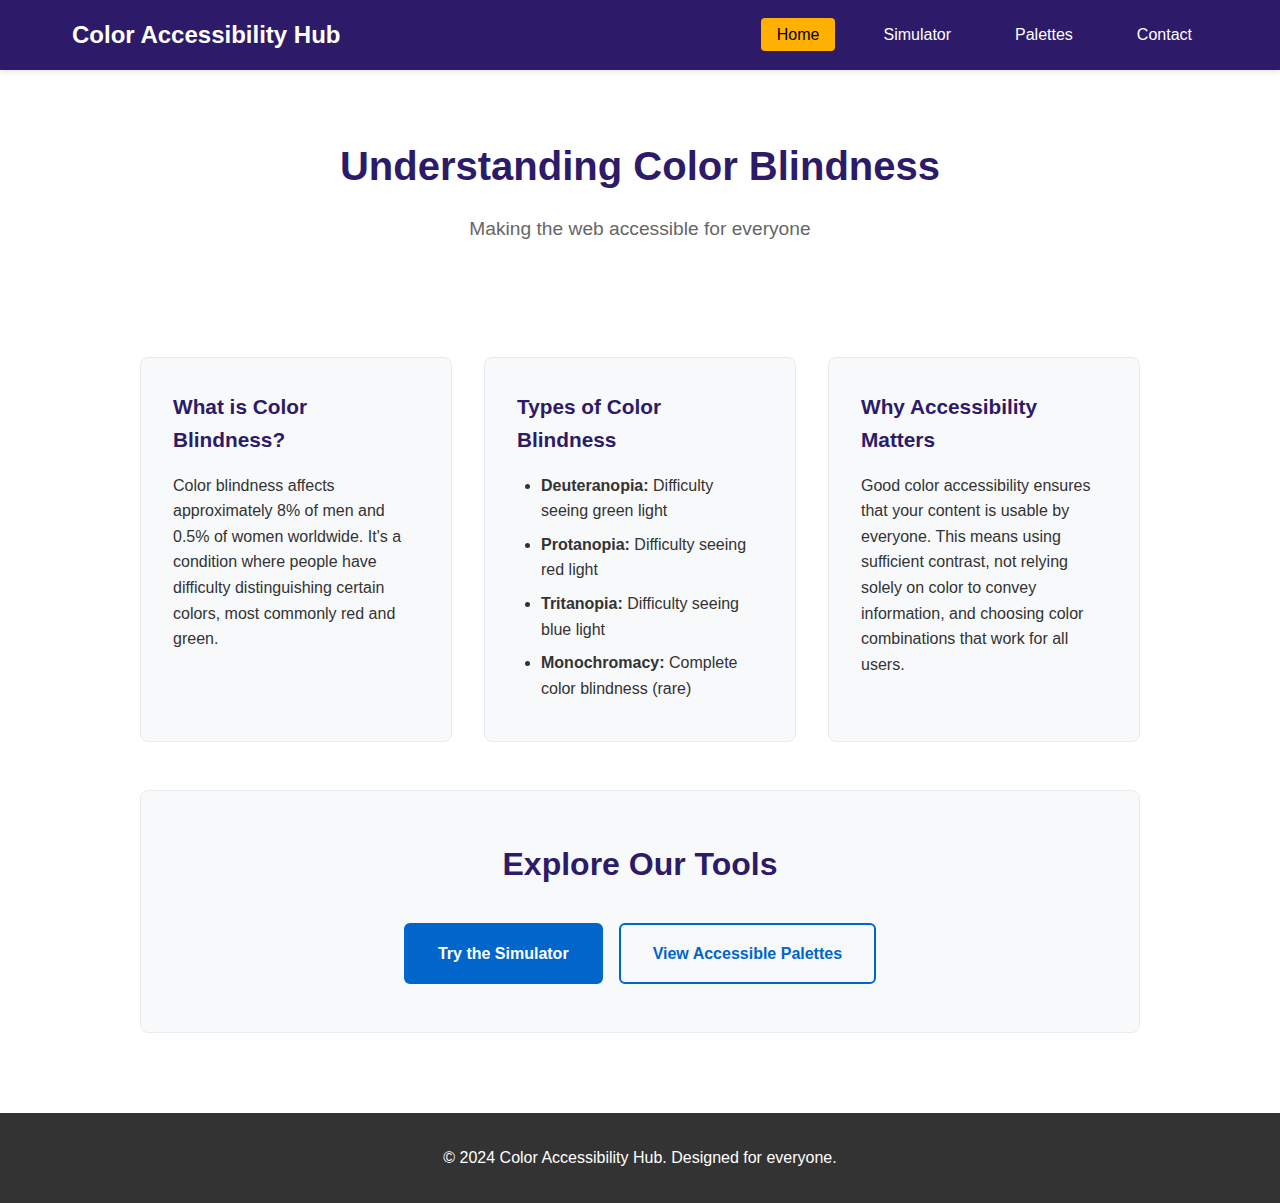
<file: index.html>
<!DOCTYPE html>
<html lang="en">
<head>
    <meta charset="UTF-8">
    <meta name="viewport" content="width=device-width, initial-scale=1.0">
    <title>Color Accessibility Hub - Home</title>
    <meta name="description" content="Learn about color blindness and discover accessible color palettes for better web design">
    <link rel="stylesheet" href="styles.css">
</head>
<body>
    <header>
        <nav>
            <h1>Color Accessibility Hub</h1>
            <ul>
                <li><a href="index.html" class="active">Home</a></li>
                <li><a href="simulator.html">Simulator</a></li>
                <li><a href="palette.html">Palettes</a></li>
                <li><a href="contact.html">Contact</a></li>
            </ul>
        </nav>
    </header>

    <main>
        <section class="hero">
            <h1>Understanding Color Blindness</h1>
            <p class="subtitle">Making the web accessible for everyone</p>
        </section>

        <section class="content">
            <div class="info-grid">
                <div class="info-card">
                    <h2>What is Color Blindness?</h2>
                    <p>Color blindness affects approximately 8% of men and 0.5% of women worldwide. It's a condition where people have difficulty distinguishing certain colors, most commonly red and green.</p>
                </div>

                <div class="info-card">
                    <h2>Types of Color Blindness</h2>
                    <ul>
                        <li><strong>Deuteranopia:</strong> Difficulty seeing green light</li>
                        <li><strong>Protanopia:</strong> Difficulty seeing red light</li>
                        <li><strong>Tritanopia:</strong> Difficulty seeing blue light</li>
                        <li><strong>Monochromacy:</strong> Complete color blindness (rare)</li>
                    </ul>
                </div>

                <div class="info-card">
                    <h2>Why Accessibility Matters</h2>
                    <p>Good color accessibility ensures that your content is usable by everyone. This means using sufficient contrast, not relying solely on color to convey information, and choosing color combinations that work for all users.</p>
                </div>
            </div>

            <div class="cta-section">
                <h2>Explore Our Tools</h2>
                <div class="cta-buttons">
                    <a href="simulator.html" class="btn-primary">Try the Simulator</a>
                    <a href="palette.html" class="btn-secondary">View Accessible Palettes</a>
                </div>
            </div>
        </section>
    </main>

    <footer>
        <p>&copy; 2024 Color Accessibility Hub. Designed for everyone.</p>
    </footer>
</body>
</html>
</file>
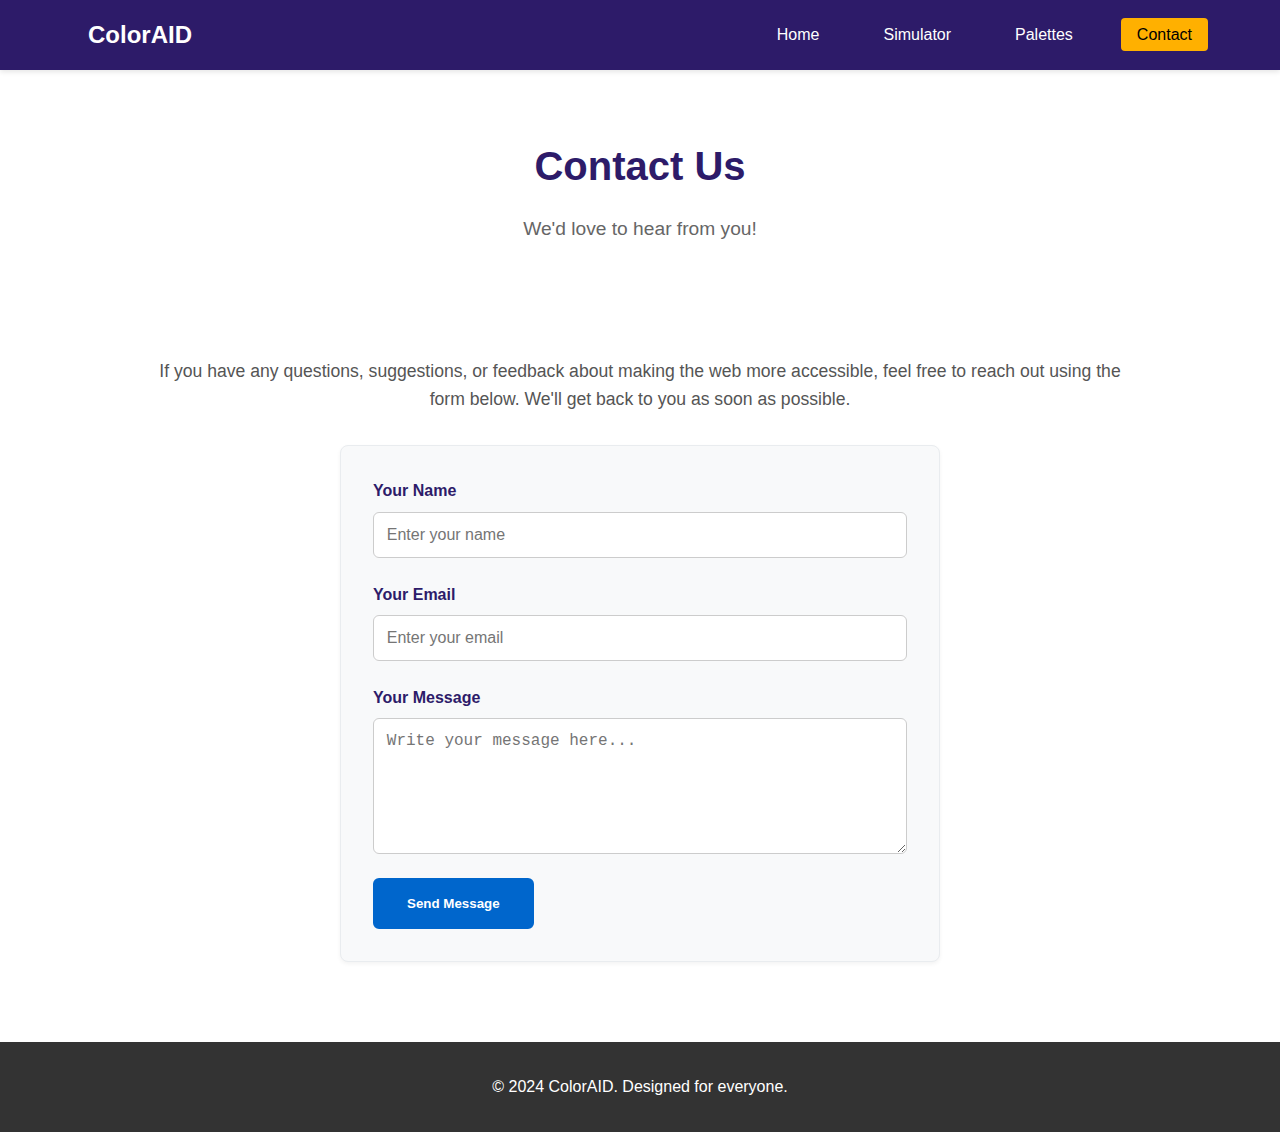
<file: contact.html>
<!DOCTYPE html>
<html lang="en">
<head>
    <meta charset="UTF-8">
    <meta name="viewport" content="width=device-width, initial-scale=1.0">
    <title>ColorAID - Contact</title>
    <meta name="description" content="Get in touch with the ColorAID team for questions, suggestions, or feedback.">
    <link rel="stylesheet" href="styles.css">
</head>
<body>
    <header>
        <nav>
            <h1><a class="boss" href="index.html">ColorAID</a></h1>
            <ul>
                <li><a href="index.html">Home</a></li>
                <li><a href="simulator.html">Simulator</a></li>
                <li><a href="palette.html">Palettes</a></li>
                <li><a href="contact.html" class="active">Contact</a></li>
            </ul>
        </nav>
    </header>

    <main>
        <section class="hero">
            <h1>Contact Us</h1>
            <p class="subtitle">We'd love to hear from you!</p>
        </section>

        <section class="content">
            <div class="contact-intro">
                <p>If you have any questions, suggestions, or feedback about making the web more accessible, feel free to reach out using the form below. We'll get back to you as soon as possible.</p>
            </div>

            <div class="contact-form-container">
                <form class="contact-form">
                    <div class="form-group">
                        <label for="name">Your Name</label>
                        <input type="text" id="name" name="name" placeholder="Enter your name" required>
                    </div>

                    <div class="form-group">
                        <label for="email">Your Email</label>
                        <input type="email" id="email" name="email" placeholder="Enter your email" required>
                    </div>

                    <div class="form-group">
                        <label for="message">Your Message</label>
                        <textarea id="message" name="message" rows="6" placeholder="Write your message here..." required></textarea>
                    </div>

                    <button type="submit" class="btn-primary">Send Message</button>
                </form>
            </div>
        </section>
    </main>

    <footer>
        <p>&copy; 2024 ColorAID. Designed for everyone.</p>
    </footer>
</body>
</html>
</file>
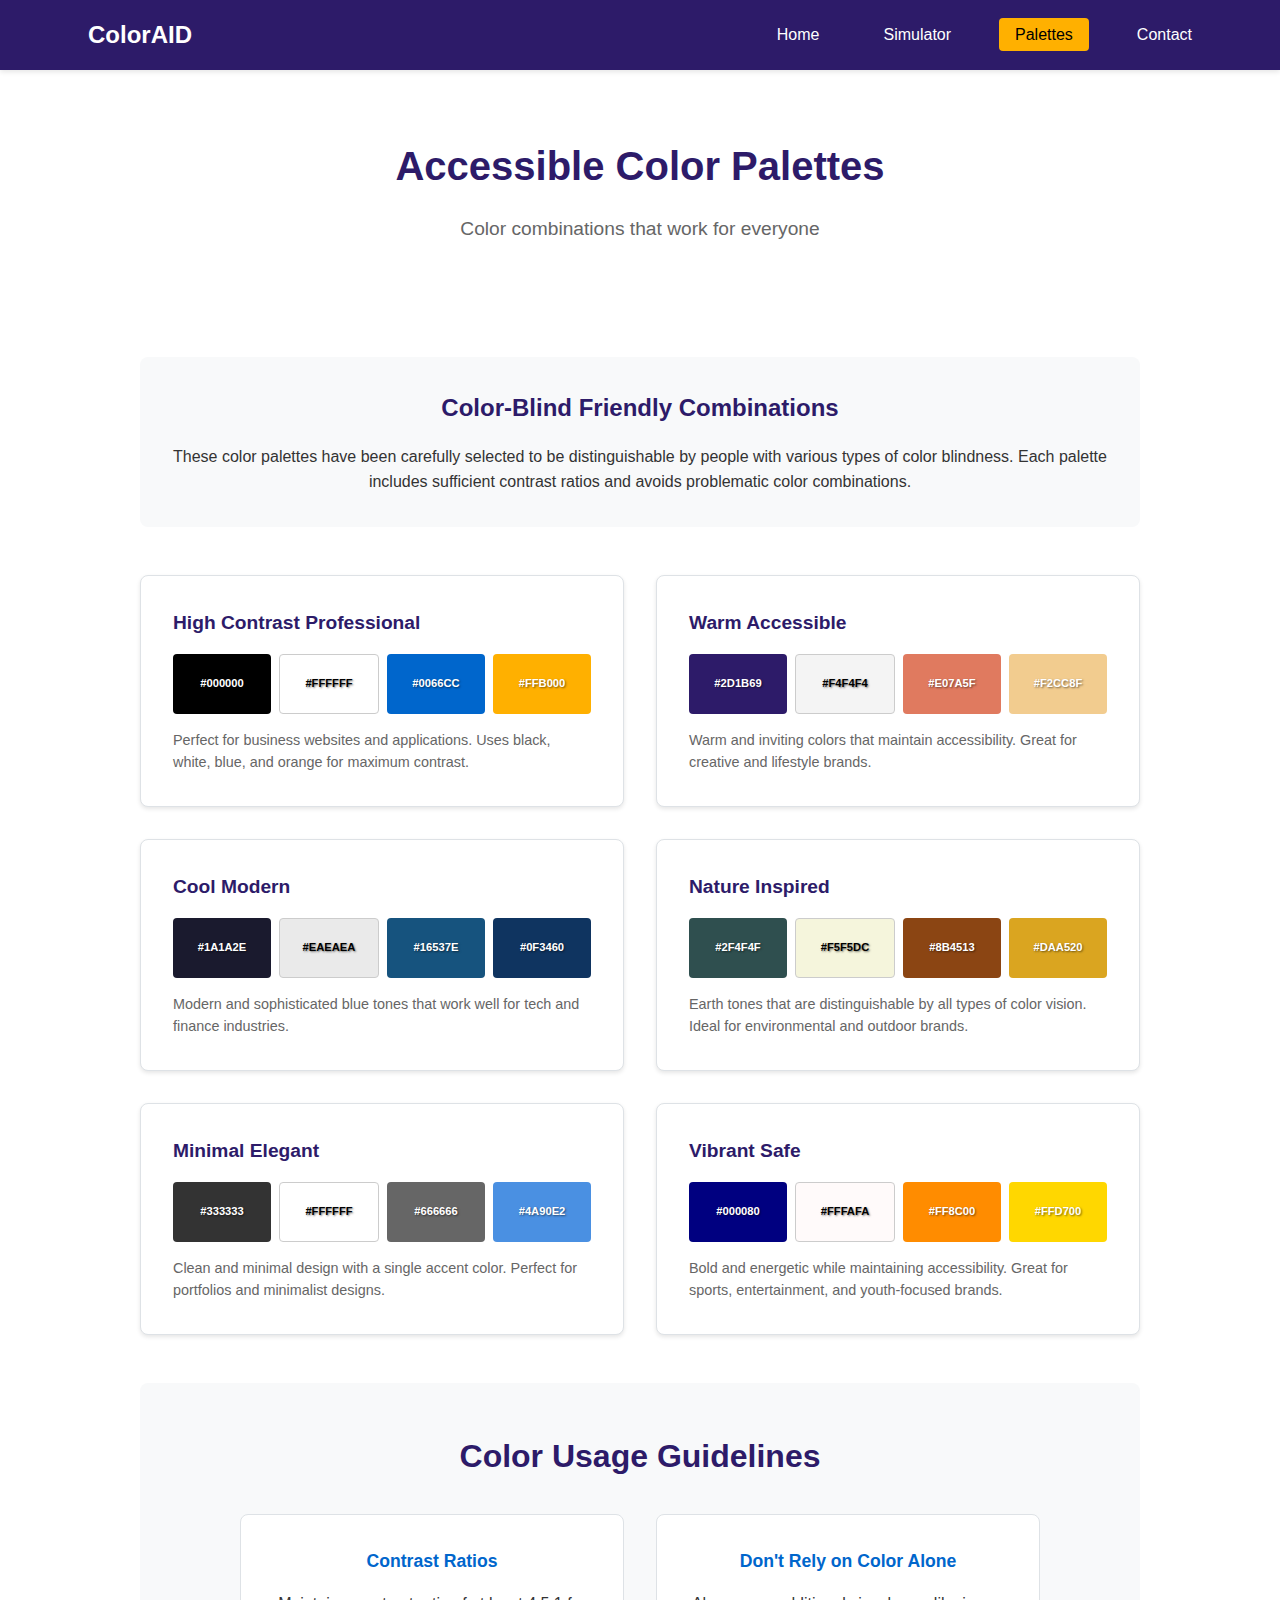
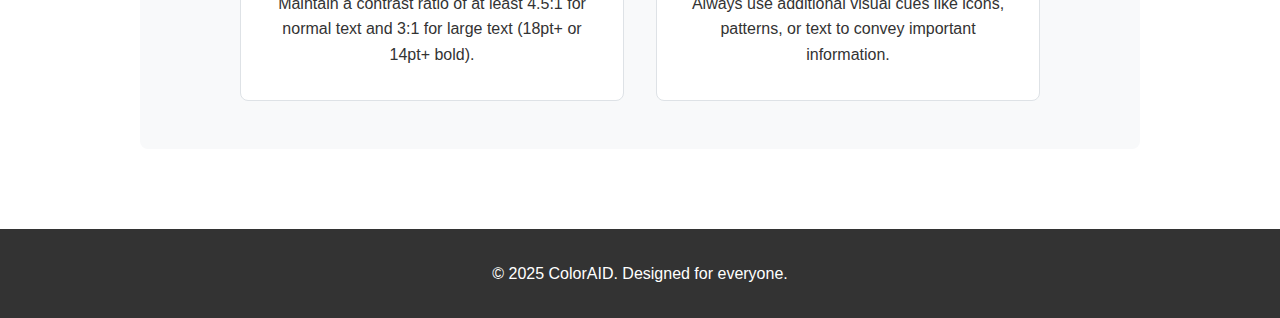
<file: palette.html>
<!DOCTYPE html>
<html lang="en">
<head>
    <meta charset="UTF-8">
    <meta name="viewport" content="width=device-width, initial-scale=1.0">
    <title>Accessible Color Palettes - ColorAID</title>
    <meta name="description" content="Pre-made color combinations that work well for color blind users">
    <link rel="stylesheet" href="styles.css">
</head>
<body>
    <header>
        <nav>
            <h1><a class="boss" href="index.html">ColorAID</a></h1>
            <ul>
                <li><a href="index.html">Home</a></li>
                <li><a href="simulator.html">Simulator</a></li>
                <li><a href="palette.html" class="active">Palettes</a></li>
                <li><a href="contact.html">Contact</a></li>
            </ul>
        </nav>
    </header>

    <main>
        <section class="hero">
            <h1>Accessible Color Palettes</h1>
            <p class="subtitle">Color combinations that work for everyone</p>
        </section>

        <section class="content">
            <div class="palette-intro">
                <h2>Color-Blind Friendly Combinations</h2>
                <p>These color palettes have been carefully selected to be distinguishable by people with various types of color blindness. Each palette includes sufficient contrast ratios and avoids problematic color combinations.</p>
            </div>

            <div class="palette-grid">
                <div class="palette-card">
                    <h3>High Contrast Professional</h3>
                    <div class="color-row">
                        <div class="color-swatch" style="background-color: #000000;">
                            <span class="color-code">#000000</span>
                        </div>
                        <div class="color-swatch" style="background-color: #FFFFFF; border: 1px solid #ccc;">
                            <span class="color-code" style="color: #000;">#FFFFFF</span>
                        </div>
                        <div class="color-swatch" style="background-color: #0066CC;">
                            <span class="color-code">#0066CC</span>
                        </div>
                        <div class="color-swatch" style="background-color: #FFB000;">
                            <span class="color-code">#FFB000</span>
                        </div>
                    </div>
                    <p class="palette-description">Perfect for business websites and applications. Uses black, white, blue, and orange for maximum contrast.</p>
                </div>

                <div class="palette-card">
                    <h3>Warm Accessible</h3>
                    <div class="color-row">
                        <div class="color-swatch" style="background-color: #2D1B69;">
                            <span class="color-code">#2D1B69</span>
                        </div>
                        <div class="color-swatch" style="background-color: #F4F4F4; border: 1px solid #ccc;">
                            <span class="color-code" style="color: #000;">#F4F4F4</span>
                        </div>
                        <div class="color-swatch" style="background-color: #E07A5F;">
                            <span class="color-code">#E07A5F</span>
                        </div>
                        <div class="color-swatch" style="background-color: #F2CC8F;">
                            <span class="color-code">#F2CC8F</span>
                        </div>
                    </div>
                    <p class="palette-description">Warm and inviting colors that maintain accessibility. Great for creative and lifestyle brands.</p>
                </div>

                <div class="palette-card">
                    <h3>Cool Modern</h3>
                    <div class="color-row">
                        <div class="color-swatch" style="background-color: #1A1A2E;">
                            <span class="color-code">#1A1A2E</span>
                        </div>
                        <div class="color-swatch" style="background-color: #EAEAEA; border: 1px solid #ccc;">
                            <span class="color-code" style="color: #000;">#EAEAEA</span>
                        </div>
                        <div class="color-swatch" style="background-color: #16537E;">
                            <span class="color-code">#16537E</span>
                        </div>
                        <div class="color-swatch" style="background-color: #0F3460;">
                            <span class="color-code">#0F3460</span>
                        </div>
                    </div>
                    <p class="palette-description">Modern and sophisticated blue tones that work well for tech and finance industries.</p>
                </div>

                <div class="palette-card">
                    <h3>Nature Inspired</h3>
                    <div class="color-row">
                        <div class="color-swatch" style="background-color: #2F4F4F;">
                            <span class="color-code">#2F4F4F</span>
                        </div>
                        <div class="color-swatch" style="background-color: #F5F5DC; border: 1px solid #ccc;">
                            <span class="color-code" style="color: #000;">#F5F5DC</span>
                        </div>
                        <div class="color-swatch" style="background-color: #8B4513;">
                            <span class="color-code">#8B4513</span>
                        </div>
                        <div class="color-swatch" style="background-color: #DAA520;">
                            <span class="color-code">#DAA520</span>
                        </div>
                    </div>
                    <p class="palette-description">Earth tones that are distinguishable by all types of color vision. Ideal for environmental and outdoor brands.</p>
                </div>

                <div class="palette-card">
                    <h3>Minimal Elegant</h3>
                    <div class="color-row">
                        <div class="color-swatch" style="background-color: #333333;">
                            <span class="color-code">#333333</span>
                        </div>
                        <div class="color-swatch" style="background-color: #FFFFFF; border: 1px solid #ccc;">
                            <span class="color-code" style="color: #000;">#FFFFFF</span>
                        </div>
                        <div class="color-swatch" style="background-color: #666666;">
                            <span class="color-code">#666666</span>
                        </div>
                        <div class="color-swatch" style="background-color: #4A90E2;">
                            <span class="color-code">#4A90E2</span>
                        </div>
                    </div>
                    <p class="palette-description">Clean and minimal design with a single accent color. Perfect for portfolios and minimalist designs.</p>
                </div>

                <div class="palette-card">
                    <h3>Vibrant Safe</h3>
                    <div class="color-row">
                        <div class="color-swatch" style="background-color: #000080;">
                            <span class="color-code">#000080</span>
                        </div>
                        <div class="color-swatch" style="background-color: #FFFAFA; border: 1px solid #ccc;">
                            <span class="color-code" style="color: #000;">#FFFAFA</span>
                        </div>
                        <div class="color-swatch" style="background-color: #FF8C00;">
                            <span class="color-code">#FF8C00</span>
                        </div>
                        <div class="color-swatch" style="background-color: #FFD700;">
                            <span class="color-code">#FFD700</span>
                        </div>
                    </div>
                    <p class="palette-description">Bold and energetic while maintaining accessibility. Great for sports, entertainment, and youth-focused brands.</p>
                </div>
            </div>

            <div class="guidelines">
                <h2>Color Usage Guidelines</h2>
                <div class="guideline-grid">
                    <div class="guideline-item">
                        <h3>Contrast Ratios</h3>
                        <p>Maintain a contrast ratio of at least 4.5:1 for normal text and 3:1 for large text (18pt+ or 14pt+ bold).</p>
                    </div>
                    <div class="guideline-item">
                        <h3>Don't Rely on Color Alone</h3>
                        <p>Always use additional visual cues like icons, patterns, or text to convey important information.</p>
                    </div>
                </div>
            </div>
        </section>
    </main>

    <footer>
        <p>&copy; 2025 ColorAID. Designed for everyone.</p>
    </footer>
</body>
</html>
</file>
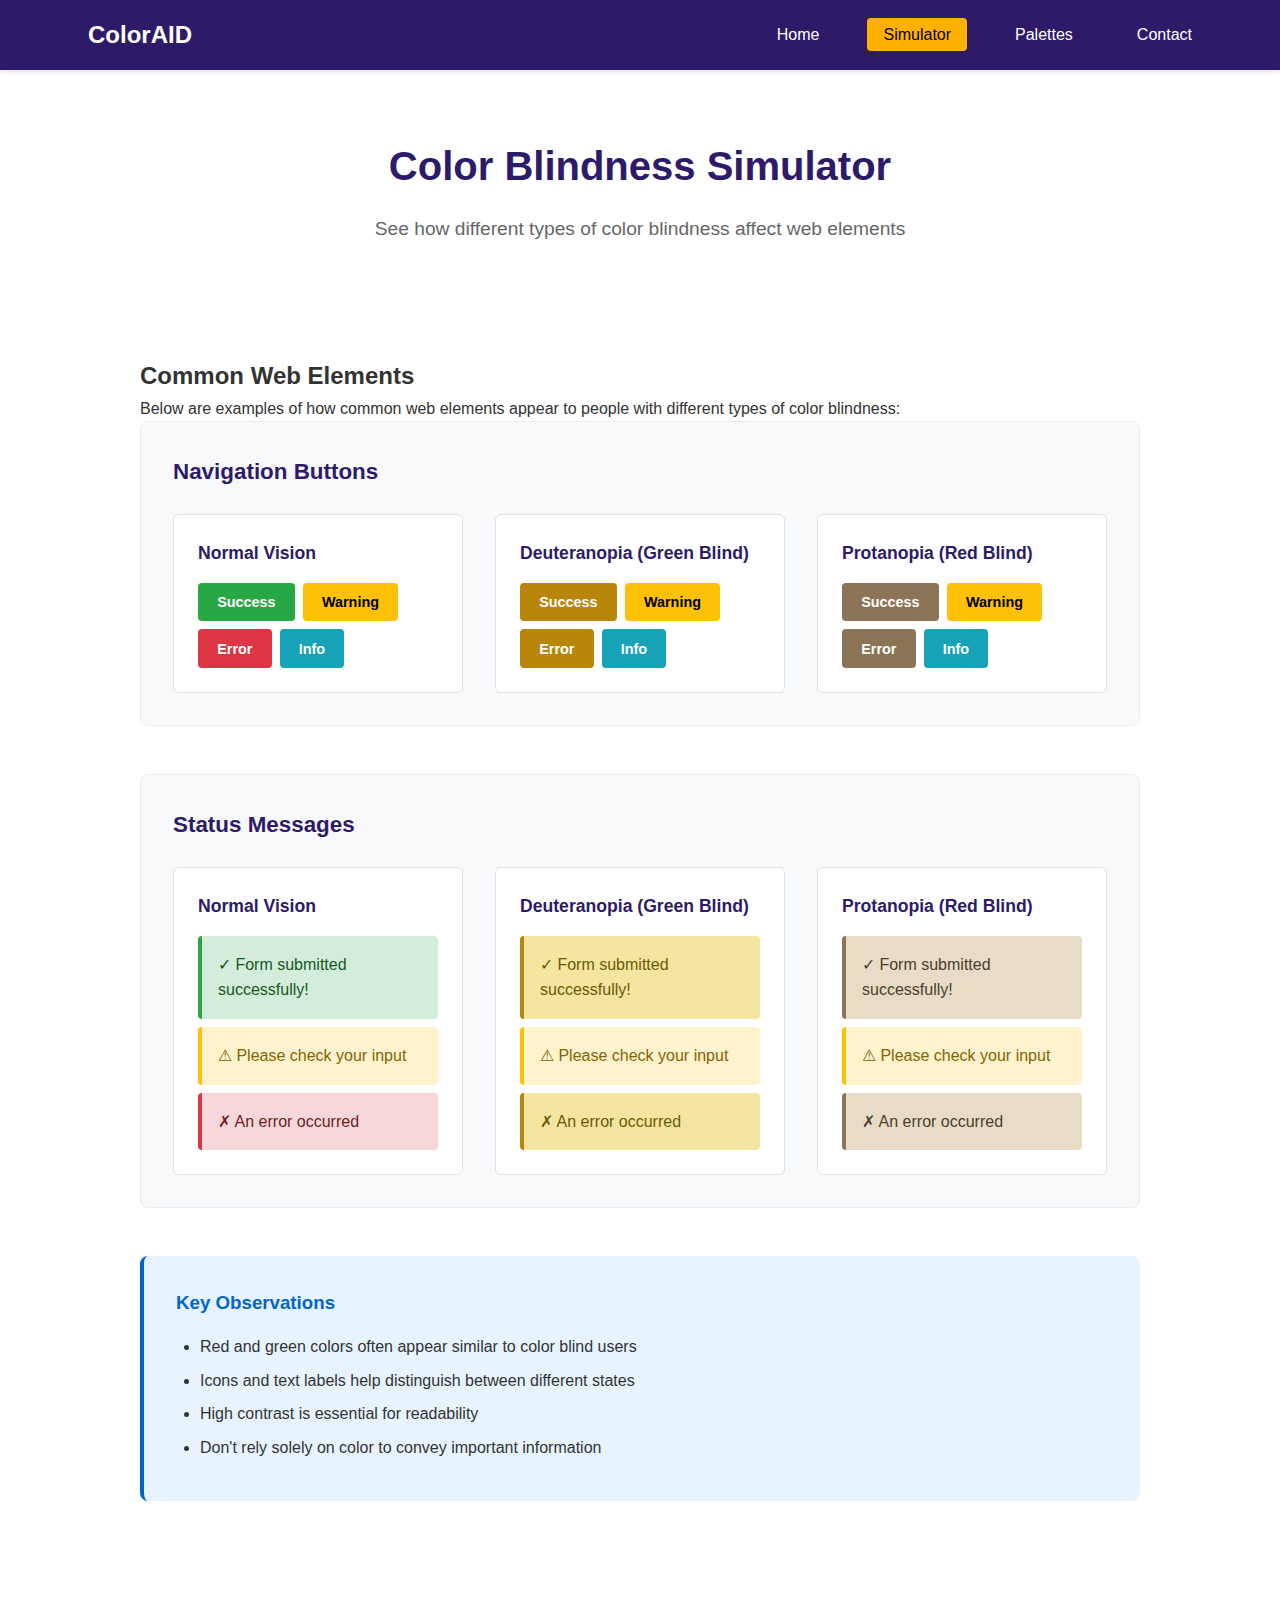
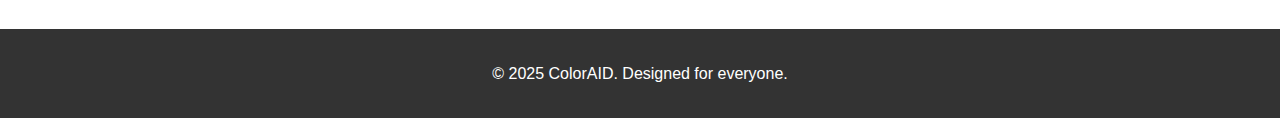
<file: simulator.html>
<!DOCTYPE html>
<html lang="en">
<head>
    <meta charset="UTF-8">
    <meta name="viewport" content="width=device-width, initial-scale=1.0">
    <title>Color Blindness Simulator - ColorAID</title>
    <meta name="description" content="See how different types of color blindness affect the perception of common web elements">
    <link rel="stylesheet" href="styles.css">
</head>
<body>
    <header>
        <nav>
            <h1><a class="boss" href="index.html">ColorAID</a></h1>
            <ul>
                <li><a href="index.html">Home</a></li>
                <li><a href="simulator.html" class="active">Simulator</a></li>
                <li><a href="palette.html">Palettes</a></li>
                <li><a href="contact.html">Contact</a></li>
            </ul>
        </nav>
    </header>

    <main>
        <section class="hero">
            <h1>Color Blindness Simulator</h1>
            <p class="subtitle">See how different types of color blindness affect web elements</p>
        </section>

        <section class="content">
            <div class="simulator-section">
                <h2>Common Web Elements</h2>
                <p>Below are examples of how common web elements appear to people with different types of color blindness:</p>

                <div class="example-group">
                    <h3>Navigation Buttons</h3>
                    <div class="vision-comparison">
                        <div class="vision-example">
                            <h4>Normal Vision</h4>
                            <div class="button-row">
                                <button class="demo-btn demo-success">Success</button>
                                <button class="demo-btn demo-warning">Warning</button>
                                <button class="demo-btn demo-danger">Error</button>
                                <button class="demo-btn demo-info">Info</button>
                            </div>
                        </div>
                        
                        <div class="vision-example">
                            <h4>Deuteranopia (Green Blind)</h4>
                            <div class="button-row deuteranopia">
                                <button class="demo-btn demo-success">Success</button>
                                <button class="demo-btn demo-warning">Warning</button>
                                <button class="demo-btn demo-danger">Error</button>
                                <button class="demo-btn demo-info">Info</button>
                            </div>
                        </div>

                        <div class="vision-example">
                            <h4>Protanopia (Red Blind)</h4>
                            <div class="button-row protanopia">
                                <button class="demo-btn demo-success">Success</button>
                                <button class="demo-btn demo-warning">Warning</button>
                                <button class="demo-btn demo-danger">Error</button>
                                <button class="demo-btn demo-info">Info</button>
                            </div>
                        </div>
                    </div>
                </div>

                <div class="example-group">
                    <h3>Status Messages</h3>
                    <div class="vision-comparison">
                        <div class="vision-example">
                            <h4>Normal Vision</h4>
                            <div class="status-messages">
                                <div class="status-msg status-success">✓ Form submitted successfully!</div>
                                <div class="status-msg status-warning">⚠ Please check your input</div>
                                <div class="status-msg status-error">✗ An error occurred</div>
                            </div>
                        </div>
                        
                        <div class="vision-example">
                            <h4>Deuteranopia (Green Blind)</h4>
                            <div class="status-messages deuteranopia">
                                <div class="status-msg status-success">✓ Form submitted successfully!</div>
                                <div class="status-msg status-warning">⚠ Please check your input</div>
                                <div class="status-msg status-error">✗ An error occurred</div>
                            </div>
                        </div>

                        <div class="vision-example">
                            <h4>Protanopia (Red Blind)</h4>
                            <div class="status-messages protanopia">
                                <div class="status-msg status-success">✓ Form submitted successfully!</div>
                                <div class="status-msg status-warning">⚠ Please check your input</div>
                                <div class="status-msg status-error">✗ An error occurred</div>
                            </div>
                        </div>
                    </div>
                </div>

                <div class="accessibility-tips">
                    <h3>Key Observations</h3>
                    <ul>
                        <li>Red and green colors often appear similar to color blind users</li>
                        <li>Icons and text labels help distinguish between different states</li>
                        <li>High contrast is essential for readability</li>
                        <li>Don't rely solely on color to convey important information</li>
                    </ul>
                </div>
            </div>
        </section>
    </main>

    <footer>
        <p>&copy; 2025 ColorAID. Designed for everyone.</p>
    </footer>
</body>
</html>
</file>
<file: styles.css>
/* ColorAID - CSS Styles */
/* All colors chosen for maximum accessibility and color-blind friendliness */

* {
    margin: 0;
    padding: 0;
    box-sizing: border-box;
}

body {
    font-family: -apple-system, BlinkMacSystemFont, 'Segoe UI', Roboto, Oxygen, Ubuntu, Cantarell, sans-serif;
    line-height: 1.6;
    color: #333;
    background-color: #ffffff;
}

/* Header and Navigation */
header {
    background-color: #2D1B69;
    color: #ffffff;
    padding: 1rem 0;
    box-shadow: 0 2px 5px rgba(0,0,0,0.1);
}

nav {
    max-width: 1200px;
    margin: 0 auto;
    padding: 0 2rem;
    display: flex;
    justify-content: space-between;
    align-items: center;
    flex-wrap: wrap;
}

nav h1 {
    font-size: 1.5rem;
    font-weight: 600;
}

nav ul {
    display: flex;
    list-style: none;
    gap: 2rem;
}

nav a {
    color: #ffffff;
    text-decoration: none;
    padding: 0.5rem 1rem;
    border-radius: 4px;
    transition: background-color 0.3s ease;
}

nav a:hover,
nav a.active {
    background-color: #FFB000;
    color: #000000;
}

nav .boss:hover,
nav .boss.active {
    background-color: #2D1B69;
    color: #ffffff;
}

/* Main Content */
main {
    min-height: calc(100vh - 120px);
    max-width: 1200px;
    margin: 0 auto;
    padding: 2rem;
}

.hero {
    text-align: center;
    margin-bottom: 3rem;
    padding: 2rem 0;
}

.hero h1 {
    font-size: 2.5rem;
    margin-bottom: 1rem;
    color: #2D1B69;
}

.subtitle {
    font-size: 1.2rem;
    color: #666;
    margin-bottom: 2rem;
}

.content {
    max-width: 1000px;
    margin: 0 auto;
}

/* Home Page Styles */
.info-grid {
    display: grid;
    grid-template-columns: repeat(auto-fit, minmax(300px, 1fr));
    gap: 2rem;
    margin-bottom: 3rem;
}

.info-card {
    background: #f8f9fa;
    padding: 2rem;
    border-radius: 8px;
    border: 1px solid #e9ecef;
}

.info-card h2 {
    color: #2D1B69;
    margin-bottom: 1rem;
    font-size: 1.3rem;
}

.info-card ul {
    margin-left: 1.5rem;
}

.info-card li {
    margin-bottom: 0.5rem;
}

.cta-section {
    text-align: center;
    background: #f8f9fa;
    padding: 3rem 2rem;
    border-radius: 8px;
    border: 1px solid #e9ecef;
}

.cta-section h2 {
    color: #2D1B69;
    margin-bottom: 2rem;
    font-size: 2rem;
}

.cta-buttons {
    display: flex;
    gap: 1rem;
    justify-content: center;
    flex-wrap: wrap;
}

.btn-primary,
.btn-secondary {
    display: inline-block;
    padding: 1rem 2rem;
    text-decoration: none;
    border-radius: 6px;
    font-weight: 600;
    transition: all 0.3s ease;
    border: 2px solid transparent;
}

.btn-primary {
    background-color: #0066CC;
    color: #ffffff;
    border-color: #0066CC;
}

.btn-primary:hover {
    background-color: #0052A3;
    transform: translateY(-2px);
}

.btn-secondary {
    background-color: transparent;
    color: #0066CC;
    border-color: #0066CC;
}

.btn-secondary:hover {
    background-color: #0066CC;
    color: #ffffff;
    transform: translateY(-2px);
}

/* Simulator Page Styles */
.simulator-section {
    margin-bottom: 3rem;
}

.example-group {
    margin-bottom: 3rem;
    padding: 2rem;
    background: #f8f9fa;
    border-radius: 8px;
    border: 1px solid #e9ecef;
}

.example-group h3 {
    color: #2D1B69;
    margin-bottom: 1.5rem;
    font-size: 1.4rem;
}

.vision-comparison {
    display: grid;
    grid-template-columns: repeat(auto-fit, minmax(250px, 1fr));
    gap: 2rem;
}

.vision-example {
    background: #ffffff;
    padding: 1.5rem;
    border-radius: 6px;
    border: 1px solid #dee2e6;
}

.vision-example h4 {
    color: #2D1B69;
    margin-bottom: 1rem;
    font-size: 1.1rem;
}

/* Demo Buttons */
.button-row {
    display: flex;
    gap: 0.5rem;
    flex-wrap: wrap;
}

.demo-btn {
    padding: 0.7rem 1.2rem;
    border: none;
    border-radius: 4px;
    font-weight: 600;
    cursor: pointer;
    font-size: 0.9rem;
}

.demo-success {
    background-color: #28a745;
    color: white;
}

.demo-warning {
    background-color: #ffc107;
    color: black;
}

.demo-danger {
    background-color: #dc3545;
    color: white;
}

.demo-info {
    background-color: #17a2b8;
    color: white;
}

/* Color Blind Simulations */
.deuteranopia .demo-success {
    background-color: #b8860b;
}

.deuteranopia .demo-danger {
    background-color: #b8860b;
}

.protanopia .demo-success {
    background-color: #8b7355;
}

.protanopia .demo-danger {
    background-color: #8b7355;
}

/* Status Messages */
.status-messages {
    display: flex;
    flex-direction: column;
    gap: 0.5rem;
}

.status-msg {
    padding: 1rem;
    border-radius: 4px;
    font-weight: 500;
}

.status-success {
    background-color: #d4edda;
    color: #155724;
    border-left: 4px solid #28a745;
}

.status-warning {
    background-color: #fff3cd;
    color: #856404;
    border-left: 4px solid #ffc107;
}

.status-error {
    background-color: #f8d7da;
    color: #721c24;
    border-left: 4px solid #dc3545;
}

.deuteranopia .status-success {
    background-color: #f4e5a1;
    color: #6b5b00;
    border-left-color: #b8860b;
}

.deuteranopia .status-error {
    background-color: #f4e5a1;
    color: #6b5b00;
    border-left-color: #b8860b;
}

.protanopia .status-success {
    background-color: #e8dcc6;
    color: #4a3f2a;
    border-left-color: #8b7355;
}

.protanopia .status-error {
    background-color: #e8dcc6;
    color: #4a3f2a;
    border-left-color: #8b7355;
}

.accessibility-tips {
    background: #e7f3ff;
    padding: 2rem;
    border-radius: 8px;
    border-left: 4px solid #0066CC;
}

.accessibility-tips h3 {
    color: #0066CC;
    margin-bottom: 1rem;
}

.accessibility-tips ul {
    margin-left: 1.5rem;
}

.accessibility-tips li {
    margin-bottom: 0.5rem;
}

/* Palette Page Styles */
.palette-intro {
    text-align: center;
    margin-bottom: 3rem;
    padding: 2rem;
    background: #f8f9fa;
    border-radius: 8px;
}

.palette-intro h2 {
    color: #2D1B69;
    margin-bottom: 1rem;
}

.palette-grid {
    display: grid;
    grid-template-columns: repeat(auto-fit, minmax(350px, 1fr));
    gap: 2rem;
    margin-bottom: 3rem;
}

.palette-card {
    background: #ffffff;
    padding: 2rem;
    border-radius: 8px;
    border: 1px solid #dee2e6;
    box-shadow: 0 2px 4px rgba(0,0,0,0.1);
}

.palette-card h3 {
    color: #2D1B69;
    margin-bottom: 1rem;
    font-size: 1.2rem;
}

.color-row {
    display: flex;
    gap: 0.5rem;
    margin-bottom: 1rem;
    flex-wrap: wrap;
}

.color-swatch {
    flex: 1;
    min-width: 60px;
    height: 60px;
    display: flex;
    align-items: center;
    justify-content: center;
    border-radius: 4px;
    position: relative;
}

.color-code {
    font-size: 0.7rem;
    font-weight: 600;
    color: #ffffff;
    text-shadow: 1px 1px 2px rgba(0,0,0,0.5);
}

.palette-description {
    font-size: 0.9rem;
    color: #666;
    line-height: 1.5;
}

.guidelines {
    background: #f8f9fa;
    padding: 3rem 2rem;
    border-radius: 8px;
    text-align: center;
}

.guidelines h2 {
    color: #2D1B69;
    margin-bottom: 2rem;
    font-size: 2rem;
}

.guideline-grid {
    display: grid;
    grid-template-columns: repeat(auto-fit, minmax(250px, 1fr));
    gap: 2rem;
    max-width: 800px;
    margin: 0 auto;
}

.guideline-item {
    background: #ffffff;
    padding: 2rem;
    border-radius: 8px;
    border: 1px solid #dee2e6;
}

.guideline-item h3 {
    color: #0066CC;
    margin-bottom: 1rem;
    font-size: 1.1rem;
}

/* Contact Page Styles */
.contact-intro {
    text-align: center;
    margin-bottom: 2rem;
    font-size: 1.1rem;
    color: #555;
}

.contact-form-container {
    max-width: 600px;
    margin: 0 auto;
    background: #f8f9fa;
    padding: 2rem;
    border-radius: 8px;
    border: 1px solid #e9ecef;
    box-shadow: 0 2px 4px rgba(0,0,0,0.05);
}

.contact-form .form-group {
    margin-bottom: 1.5rem;
    display: flex;
    flex-direction: column;
}

.contact-form label {
    font-weight: 600;
    margin-bottom: 0.5rem;
    color: #2D1B69;
}

.contact-form input,
.contact-form textarea {
    padding: 0.8rem;
    border-radius: 6px;
    border: 1px solid #ccc;
    font-size: 1rem;
    transition: border-color 0.3s ease, box-shadow 0.3s ease;
}

.contact-form input:focus,
.contact-form textarea:focus {
    outline: none;
    border-color: #0066CC;
    box-shadow: 0 0 5px rgba(0, 102, 204, 0.3);
}

/* Make button full width on small screens */
@media (max-width: 600px) {
    .contact-form button {
        width: 100%;
    }
}


/* Footer */
footer {
    background-color: #333333;
    color: #ffffff;
    text-align: center;
    padding: 2rem;
    margin-top: 3rem;
}

/* Responsive Design */
@media (max-width: 768px) {
    nav {
        flex-direction: column;
        gap: 1rem;
    }

    nav ul {
        justify-content: center;
    }

    .hero h1 {
        font-size: 2rem;
    }

    .cta-buttons {
        flex-direction: column;
        align-items: center;
    }

    .btn-primary,
    .btn-secondary {
        width: 100%;
        max-width: 300px;
    }

    .vision-comparison {
        grid-template-columns: 1fr;
    }

    .button-row {
        justify-content: center;
    }

    .color-row {
        justify-content: center;
    }

    main {
        padding: 1rem;
    }
}

@media (max-width: 480px) {
    .hero h1 {
        font-size: 1.8rem;
    }

    .subtitle {
        font-size: 1rem;
    }

    .info-card,
    .palette-card,
    .example-group {
        padding: 1.5rem;
    }
}
</file>
